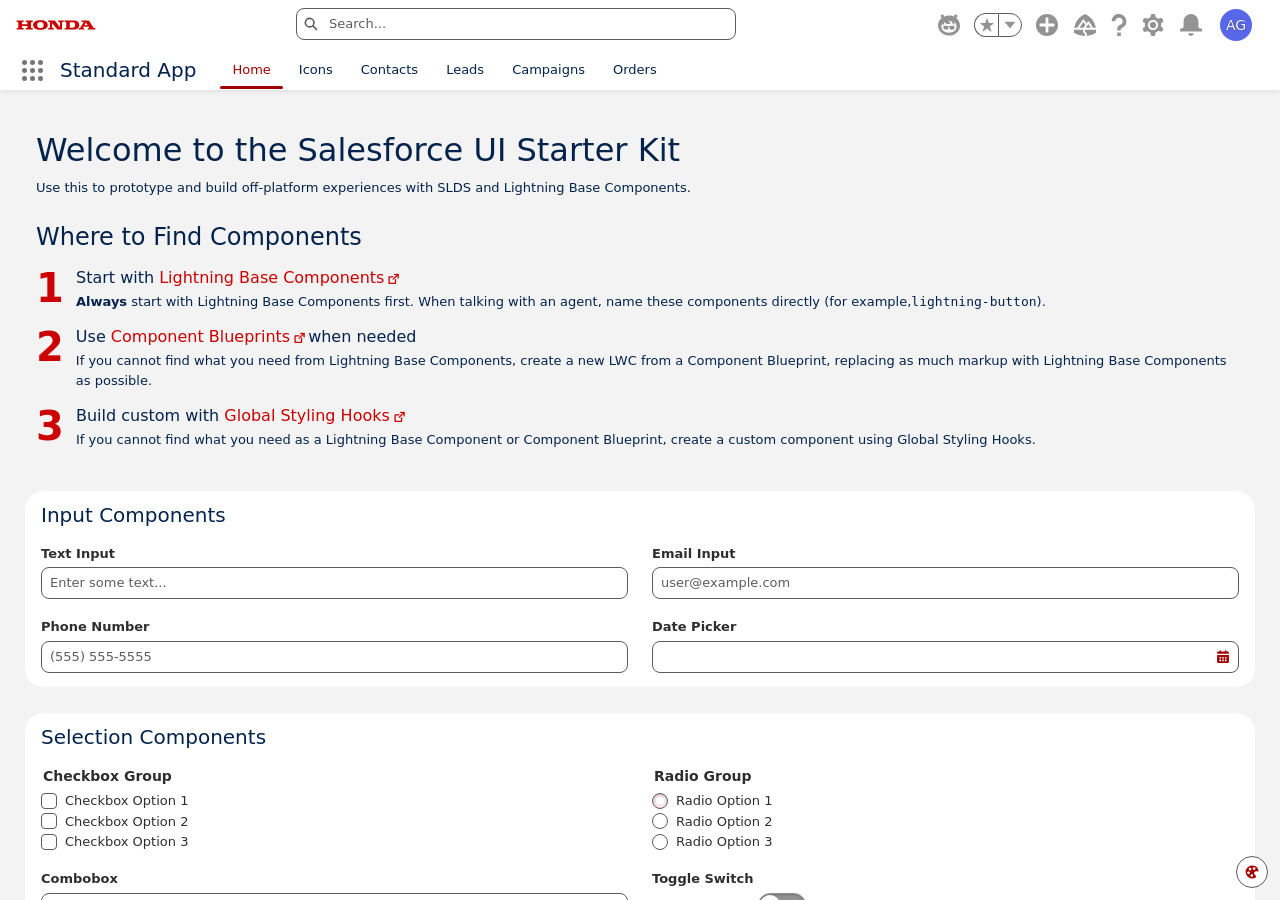
<file: index.html>
<!DOCTYPE html>
<html lang="en">
<head>
    <meta charset="UTF-8">
    <meta name="viewport" content="width=device-width, initial-scale=1, minimum-scale=1" />
    <title>Honda</title>
    <link rel="icon" href="./images/honda.svg" type="image/svg+xml">
    <link rel="icon" href="./favicon.ico" type="image/x-icon">
    <link rel="stylesheet" href="./loading.css">
  <script type="module" crossorigin src="./assets/index-DSfQfn9L.js"></script>
  <link rel="modulepreload" crossorigin href="./assets/preload-helper-PPVm8Dsz.js">
</head>
<body>
    <div id="app"></div>
    <div id="app-loading">Loading…</div>
</body>
</html>
</file>
<file: loading.css>
#app {
    opacity: 0;
}

#app.is-ready {
    opacity: 1;
}

#app-loading {
    display: none;
    position: fixed;
    inset: 0;
    place-items: center;
    font: 500 .875rem/1 system-ui, sans-serif;
    color: oklch(60% 0 0);
    animation: app-loading-fade-in .5s ease-in forwards;
}

#app:not(.is-ready) ~ #app-loading {
    display: grid;
}

@keyframes app-loading-fade-in {
    from { opacity: 0; }
    to { opacity: 1; }
}
</file>
